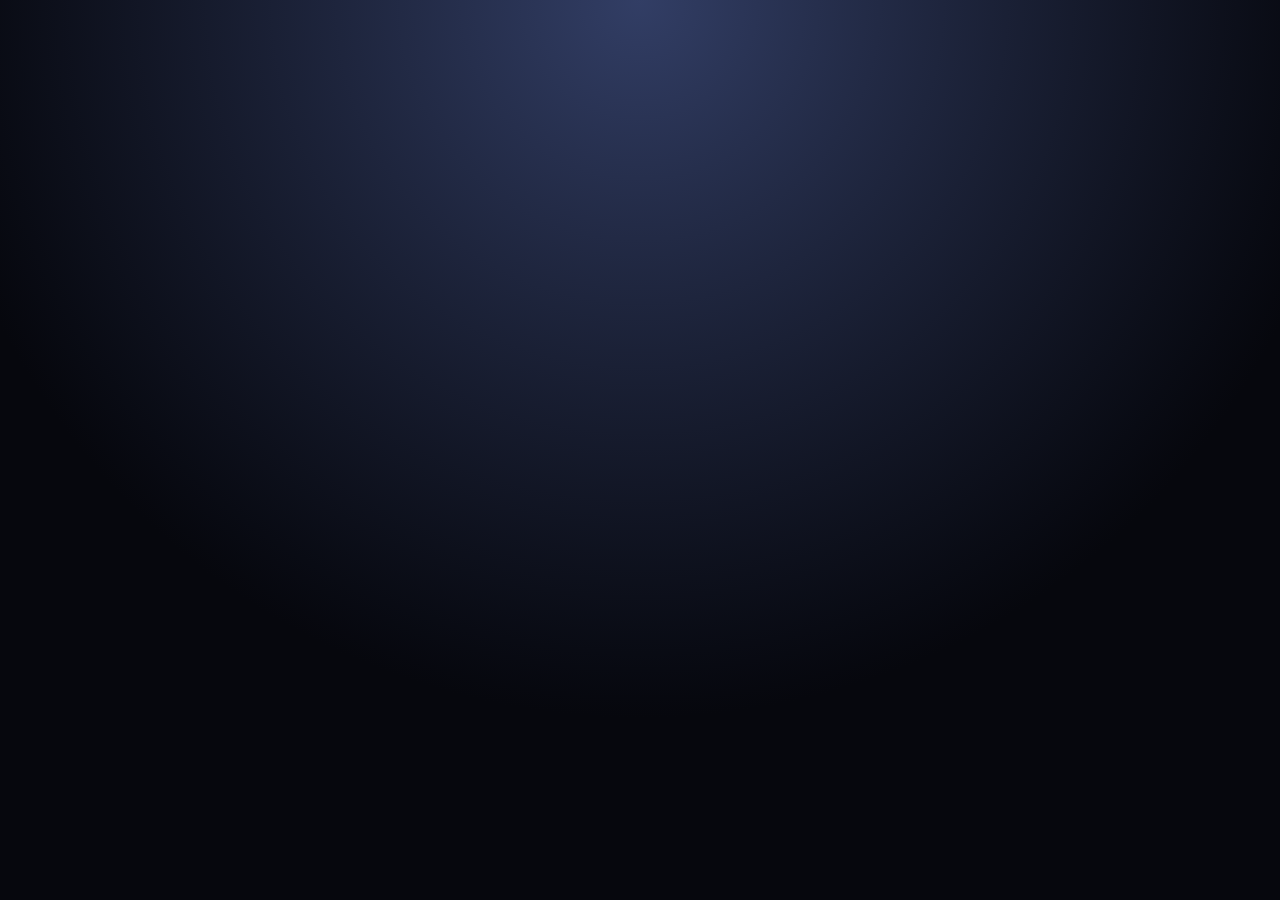
<file: alert.html>
<!doctype html>
<html lang="en">
<head>
  <meta charset="utf-8">
  <meta name="viewport" content="width=device-width, initial-scale=1">
  <title>⏰ Reminder · DevTab</title>
  <meta name="color-scheme" content="dark">
  <link rel="icon" href="icons/icon48.png">
  <link rel="stylesheet" href="css/alert.css">
</head>
<body class="al-page">
  <main id="root"></main>
  <script type="module" src="js/alert.js"></script>
</body>
</html>
</file>
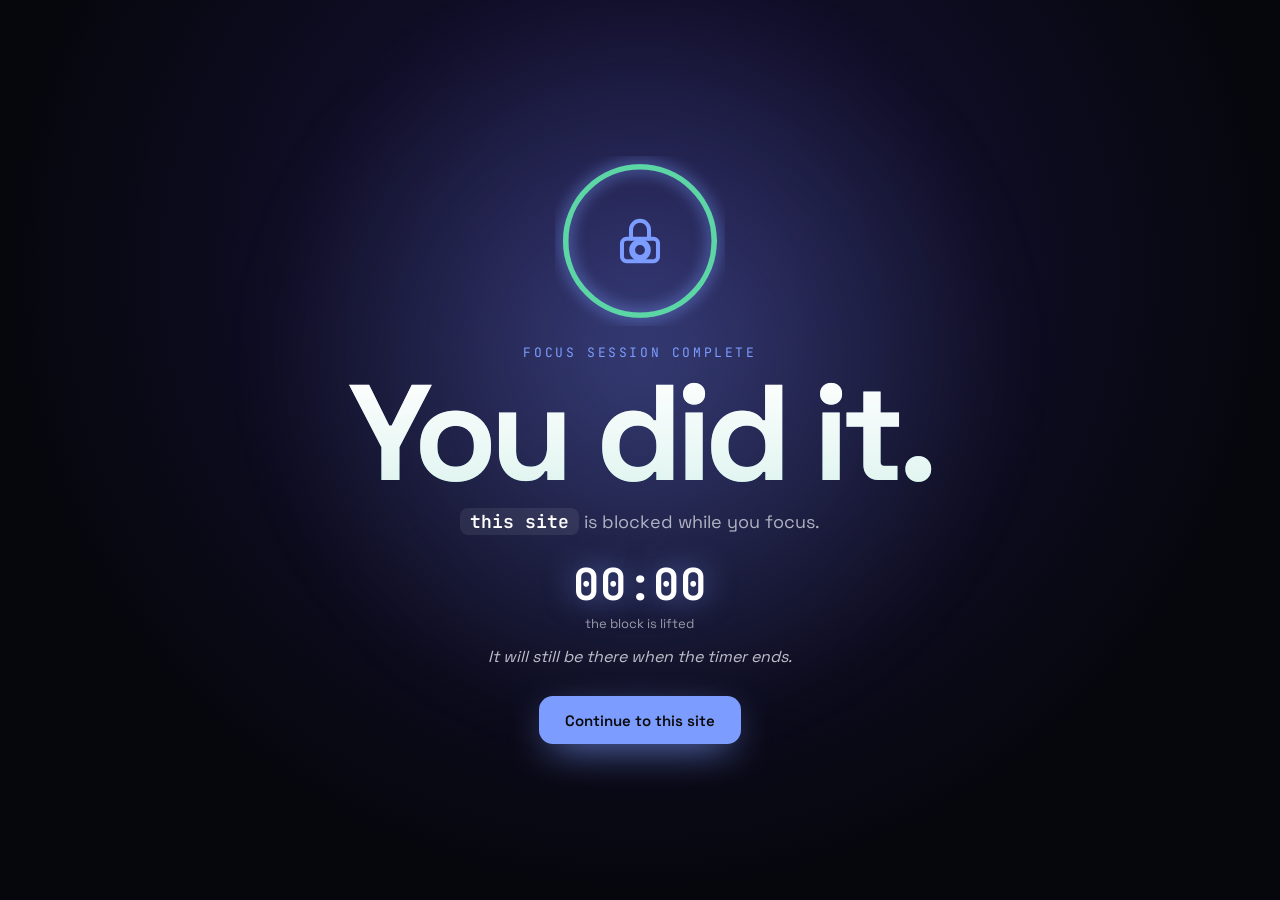
<file: blocked.html>
<!doctype html>
<html lang="en">
<head>
  <meta charset="utf-8">
  <meta name="viewport" content="width=device-width, initial-scale=1">
  <title>Blocked · focus mode</title>
  <link rel="icon" href="icons/icon48.png">
  <link rel="stylesheet" href="css/blocked.css">
</head>
<body data-mode="dev">
  <canvas id="rain" aria-hidden="true"></canvas>
  <div class="glow" aria-hidden="true"></div>
  <main class="wall">
    <div class="ring" aria-hidden="true">
      <svg viewBox="0 0 220 220"><circle class="ring__bg" cx="110" cy="110" r="96"/><circle class="ring__fg" id="ringFg" cx="110" cy="110" r="96"/></svg>
      <span class="ring__lock" id="lock"></span>
    </div>
    <p class="kicker" id="kicker">Focus mode</p>
    <h1 class="title" id="title" data-text="Not now.">Not now.</h1>
    <p class="host" id="host"></p>
    <div class="left"><b id="left">--:--</b><span id="leftLbl">left in this session</span></div>
    <pre class="term" id="term" hidden></pre>
    <p class="line" id="line"></p>
    <div class="acts">
      <button type="button" class="b b--main" id="back">Back to work</button>
      <button type="button" class="b b--hold" id="end"><span class="b__fill"></span><span class="b__t">Hold to end focus</span></button>
    </div>
  </main>
  <script type="module" src="js/blocked.js"></script>
</body>
</html>
</file>
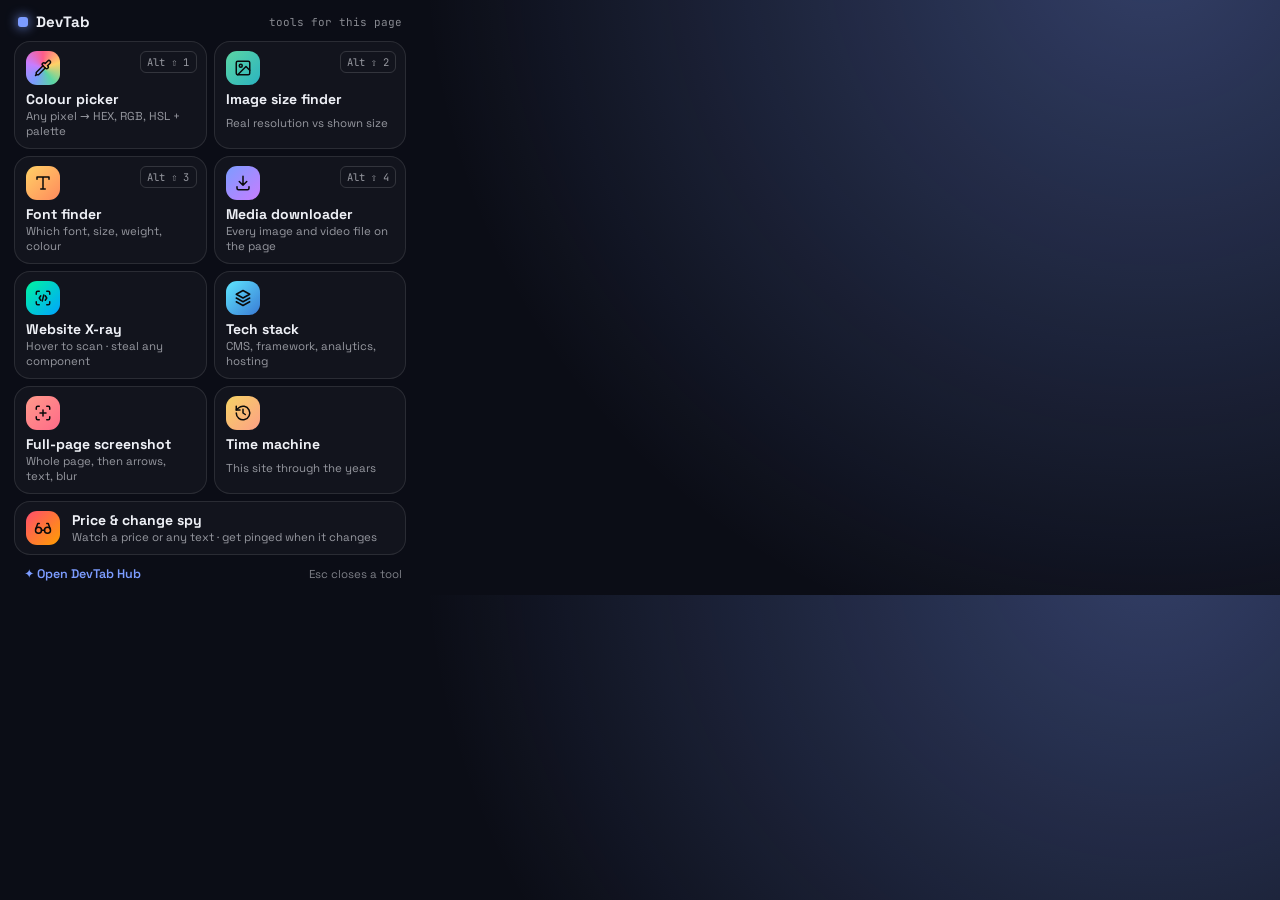
<file: popup.html>
<!doctype html>
<html lang="en">
<head>
  <meta charset="utf-8">
  <title>DevTab tools</title>
  <link rel="stylesheet" href="css/popup.css">
</head>
<body data-mode="dev">
  <header class="top"><span class="mark"></span><b>DevTab</b><span class="sub" id="sub">tools for this page</span></header>
  <div class="focus" id="focus" hidden></div>
  <main class="tools">
    <button type="button" class="tool" data-tool="color">
      <span class="ic ic--c"><svg viewBox="0 0 24 24" fill="none" stroke="currentColor" stroke-width="2" stroke-linecap="round" stroke-linejoin="round"><path d="m2 22 1-1h3l9-9"/><path d="M3 21v-3l9-9"/><path d="m15 6 3.4-3.4a2.1 2.1 0 1 1 3 3L18 9l.4.4a2.1 2.1 0 1 1-3 3l-3.8-3.8a2.1 2.1 0 1 1 3-3Z"/></svg></span>
      <span class="tx"><b>Colour picker</b><small>Any pixel → HEX, RGB, HSL + palette</small></span><kbd>Alt ⇧ 1</kbd>
    </button>
    <button type="button" class="tool" data-tool="images">
      <span class="ic ic--i"><svg viewBox="0 0 24 24" fill="none" stroke="currentColor" stroke-width="2" stroke-linecap="round" stroke-linejoin="round"><rect x="3" y="3" width="18" height="18" rx="2"/><circle cx="9" cy="9" r="2"/><path d="m21 15-5-5L5 21"/></svg></span>
      <span class="tx"><b>Image size finder</b><small>Real resolution vs shown size</small></span><kbd>Alt ⇧ 2</kbd>
    </button>
    <button type="button" class="tool" data-tool="fonts">
      <span class="ic ic--f"><svg viewBox="0 0 24 24" fill="none" stroke="currentColor" stroke-width="2" stroke-linecap="round" stroke-linejoin="round"><path d="M4 7V4h16v3M9 20h6M12 4v16"/></svg></span>
      <span class="tx"><b>Font finder</b><small>Which font, size, weight, colour</small></span><kbd>Alt ⇧ 3</kbd>
    </button>
    <button type="button" class="tool" data-tool="media">
      <span class="ic ic--m"><svg viewBox="0 0 24 24" fill="none" stroke="currentColor" stroke-width="2" stroke-linecap="round" stroke-linejoin="round"><path d="M12 3v12M7 10l5 5 5-5"/><path d="M4 17v2a2 2 0 0 0 2 2h12a2 2 0 0 0 2-2v-2"/></svg></span>
      <span class="tx"><b>Media downloader</b><small>Every image and video file on the page</small></span><kbd>Alt ⇧ 4</kbd>
    </button>
    <button type="button" class="tool" data-tool="xray">
      <span class="ic ic--x"><svg viewBox="0 0 24 24" fill="none" stroke="currentColor" stroke-width="2" stroke-linecap="round" stroke-linejoin="round"><path d="M3 7V5a2 2 0 0 1 2-2h2M17 3h2a2 2 0 0 1 2 2v2M21 17v2a2 2 0 0 1-2 2h-2M7 21H5a2 2 0 0 1-2-2v-2"/><path d="m9 9-2 3 2 3M15 9l2 3-2 3M13 8l-2 8"/></svg></span>
      <span class="tx"><b>Website X-ray</b><small>Hover to scan · steal any component</small></span>
    </button>
    <button type="button" class="tool" data-tool="stack">
      <span class="ic ic--s"><svg viewBox="0 0 24 24" fill="none" stroke="currentColor" stroke-width="2" stroke-linecap="round" stroke-linejoin="round"><path d="m12 2 9 5-9 5-9-5Z"/><path d="m3 12 9 5 9-5M3 17l9 5 9-5"/></svg></span>
      <span class="tx"><b>Tech stack</b><small>CMS, framework, analytics, hosting</small></span>
    </button>
    <button type="button" class="tool" data-tool="shot">
      <span class="ic ic--p"><svg viewBox="0 0 24 24" fill="none" stroke="currentColor" stroke-width="2" stroke-linecap="round" stroke-linejoin="round"><path d="M3 7V5a2 2 0 0 1 2-2h2M17 3h2a2 2 0 0 1 2 2v2M21 17v2a2 2 0 0 1-2 2h-2M7 21H5a2 2 0 0 1-2-2v-2"/><path d="M8 12h8M12 8v8"/></svg></span>
      <span class="tx"><b>Full-page screenshot</b><small>Whole page, then arrows, text, blur</small></span>
    </button>
    <button type="button" class="tool" data-tool="time">
      <span class="ic ic--t"><svg viewBox="0 0 24 24" fill="none" stroke="currentColor" stroke-width="2" stroke-linecap="round" stroke-linejoin="round"><path d="M3 12a9 9 0 1 0 3-6.7L3 8"/><path d="M3 3v5h5M12 7v5l3 2"/></svg></span>
      <span class="tx"><b>Time machine</b><small>This site through the years</small></span>
    </button>
    <button type="button" class="tool tool--wide" data-tool="spy">
      <span class="ic ic--y"><svg viewBox="0 0 24 24" fill="none" stroke="currentColor" stroke-width="2" stroke-linecap="round" stroke-linejoin="round"><circle cx="6" cy="15" r="4"/><circle cx="18" cy="15" r="4"/><path d="M10 15h4M2.5 13 5 6h2M21.5 13 19 6h-2"/></svg></span>
      <span class="tx"><b>Price &amp; change spy</b><small>Watch a price or any text · get pinged when it changes</small></span>
    </button>
  </main>
  <p class="err" id="err" hidden></p>
  <footer class="foot"><button type="button" id="hub">✦ Open DevTab Hub</button><span>Esc closes a tool</span></footer>
  <script type="module" src="js/popup.js"></script>
</body>
</html>
</file>
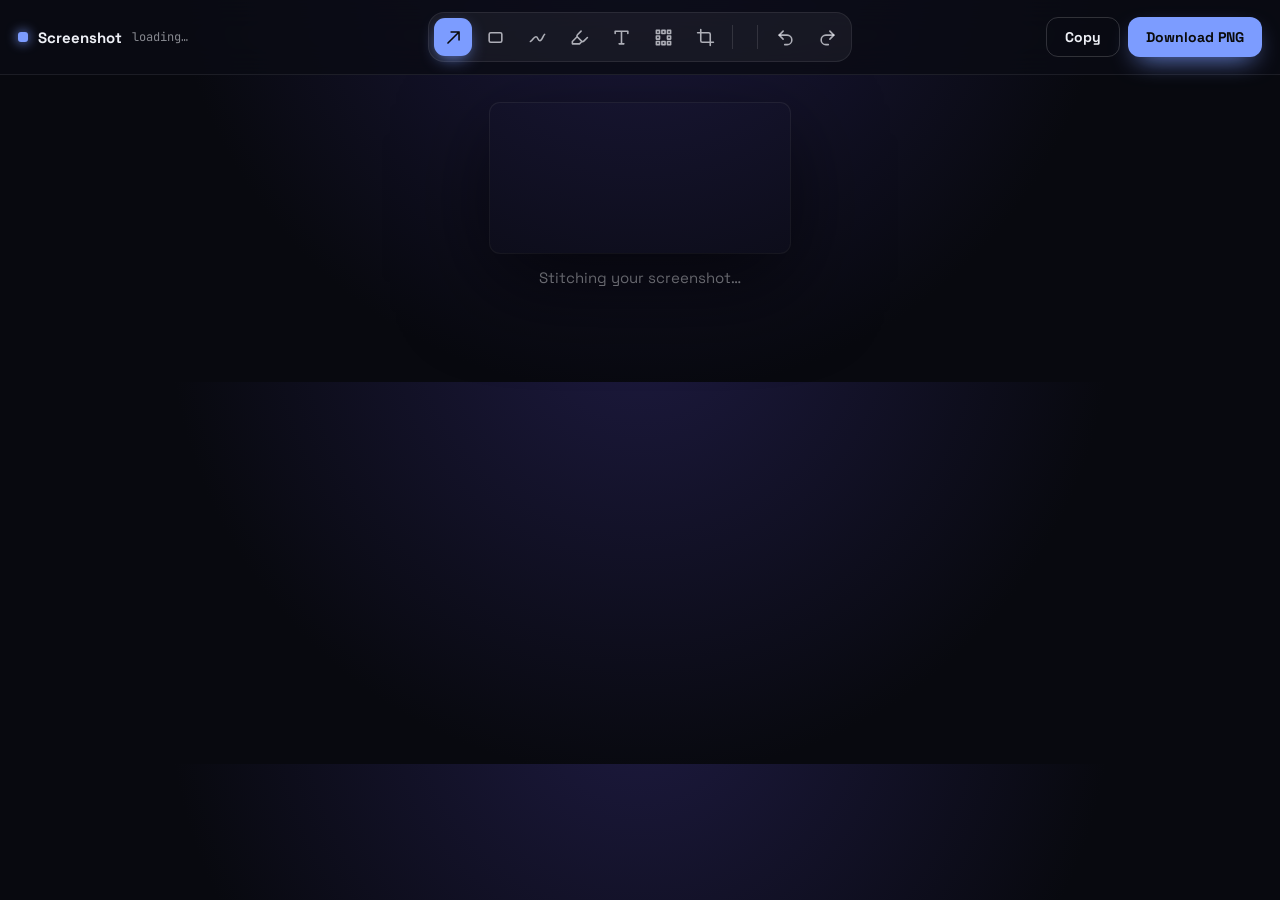
<file: shot.html>
<!doctype html>
<html lang="en">
<head>
  <meta charset="utf-8">
  <meta name="viewport" content="width=device-width, initial-scale=1">
  <title>Screenshot · DevTab</title>
  <link rel="icon" href="icons/icon48.png">
  <link rel="stylesheet" href="css/shot.css">
</head>
<body>
  <header class="top">
    <div class="brand"><span class="mark"></span><b>Screenshot</b><span id="meta">loading…</span></div>
    <nav class="tools" id="tools" aria-label="Annotation tools">
      <button type="button" data-tool="arrow" aria-pressed="true" title="Arrow (A)"><svg viewBox="0 0 24 24"><path d="M5 19 19 5M9 5h10v10"/></svg></button>
      <button type="button" data-tool="rect" title="Box (R)"><svg viewBox="0 0 24 24"><rect x="4" y="6" width="16" height="12" rx="2"/></svg></button>
      <button type="button" data-tool="pen" title="Pen (P)"><svg viewBox="0 0 24 24"><path d="M3 17c3-1 4-6 7-6s2 5 5 5 4-7 6-8"/></svg></button>
      <button type="button" data-tool="mark" title="Highlighter (H)"><svg viewBox="0 0 24 24"><path d="m9 11-6 6v3h9l3-3M22 12l-4.6 4.6a2 2 0 0 1-2.8 0l-5.2-5.2a2 2 0 0 1 0-2.8L14 4"/></svg></button>
      <button type="button" data-tool="text" title="Text (T)"><svg viewBox="0 0 24 24"><path d="M4 7V4h16v3M9 20h6M12 4v16"/></svg></button>
      <button type="button" data-tool="blur" title="Blur private info (B)"><svg viewBox="0 0 24 24"><path d="M3 3h4v4H3zM10 3h4v4h-4zM17 3h4v4h-4zM3 10h4v4H3zM17 10h4v4h-4zM3 17h4v4H3zM10 17h4v4h-4zM17 17h4v4h-4z"/></svg></button>
      <button type="button" data-tool="crop" title="Crop (C)"><svg viewBox="0 0 24 24"><path d="M6 2v14a2 2 0 0 0 2 2h14M18 22V8a2 2 0 0 0-2-2H2"/></svg></button>
      <span class="sep"></span>
      <span class="colors" id="colors"></span>
      <span class="sep"></span>
      <button type="button" id="undo" title="Undo (Ctrl+Z)"><svg viewBox="0 0 24 24"><path d="M9 14 4 9l5-5"/><path d="M4 9h10a6 6 0 0 1 0 12h-3"/></svg></button>
      <button type="button" id="redo" title="Redo (Ctrl+Y)"><svg viewBox="0 0 24 24"><path d="m15 14 5-5-5-5"/><path d="M20 9H10a6 6 0 0 0 0 12h3"/></svg></button>
    </nav>
    <div class="acts"><button type="button" class="btn btn--ghost" id="copy">Copy</button><button type="button" class="btn" id="save">Download PNG</button></div>
  </header>
  <main class="stage" id="stage">
    <div class="paper" id="paper"><canvas id="cv"></canvas><div class="croprect" id="croprect" hidden><button type="button" id="cropOk">Crop</button></div></div>
    <p class="loading" id="loading">Stitching your screenshot…</p>
  </main>
  <div class="toast" id="toast"></div>
  <script type="module" src="js/shot.js"></script>
</body>
</html>
</file>
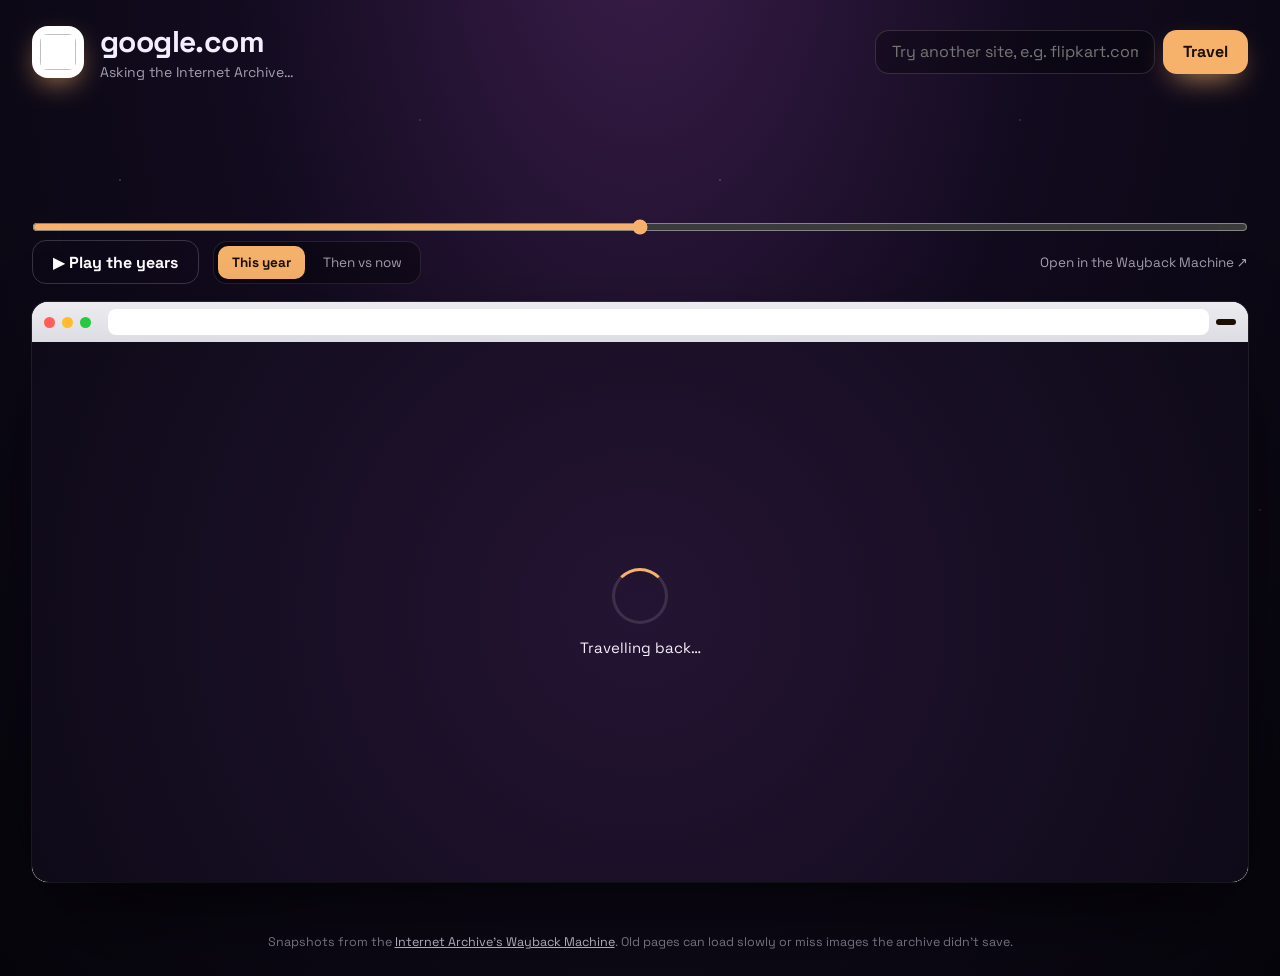
<file: time.html>
<!doctype html>
<html lang="en">
<head>
  <meta charset="utf-8">
  <meta name="viewport" content="width=device-width, initial-scale=1">
  <title>Time machine · DevTab</title>
  <link rel="icon" href="icons/icon48.png">
  <link rel="stylesheet" href="css/time.css">
</head>
<body data-mode="dev">
  <div class="stars" aria-hidden="true"></div>
  <header class="hd">
    <div class="site"><img id="fav" alt=""><div><h1 id="host">…</h1><p id="born">Asking the Internet Archive…</p></div></div>
    <form class="go" id="go"><input id="other" placeholder="Try another site, e.g. flipkart.com" spellcheck="false" autocomplete="off"><button class="btn">Travel</button></form>
  </header>

  <section class="tl" aria-label="Years">
    <div class="tl__bars" id="bars"></div>
    <input type="range" id="year" min="1996" max="2026" step="1" aria-label="Year">
    <div class="tl__ctl">
      <button type="button" class="btn btn--ghost" id="play">▶ Play the years</button>
      <div class="seg"><button type="button" data-view="one" aria-pressed="true">This year</button><button type="button" data-view="vs" aria-pressed="false">Then vs now</button></div>
      <a class="lnk" id="wb" target="_blank" rel="noopener">Open in the Wayback Machine ↗</a>
    </div>
  </section>

  <main class="stage" id="stage">
    <div class="frame" id="f1">
      <div class="bar"><i></i><i></i><i></i><span class="addr" id="a1"></span><b class="yr" id="y1"></b></div>
      <div class="view"><iframe id="i1" referrerpolicy="no-referrer" sandbox="allow-scripts allow-same-origin allow-popups allow-popups-to-escape-sandbox" title="The site in the chosen year"></iframe><div class="msg" id="m1" hidden></div><div class="load" id="l1"><span></span>Travelling back…</div></div>
    </div>
    <div class="frame" id="f2" hidden>
      <div class="bar"><i></i><i></i><i></i><span class="addr" id="a2"></span><b class="yr is-now" id="y2"></b></div>
      <div class="view"><iframe id="i2" referrerpolicy="no-referrer" sandbox="allow-scripts allow-same-origin allow-popups allow-popups-to-escape-sandbox" title="The site most recently"></iframe><div class="load" id="l2"><span></span>Loading…</div></div>
    </div>
  </main>
  <p class="fact" id="fact"></p>
  <footer class="ft">Snapshots from the <a href="https://web.archive.org" target="_blank" rel="noopener">Internet Archive's Wayback Machine</a>. Old pages can load slowly or miss images the archive didn't save.</footer>
  <script type="module" src="js/time.js"></script>
</body>
</html>
</file>
<file: css/alert.css>
/* The reminder card. Used by alert.html (its own window) and by the in-page alert on the web demo. */
@font-face { font-family: "Space Grotesk"; src: url(../fonts/space-grotesk.woff2) format("woff2"); font-weight: 300 700; font-display: swap; }
@font-face { font-family: "JetBrains Mono"; src: url(../fonts/jetbrains-mono.woff2) format("woff2"); font-weight: 400 800; font-display: swap; }

body.al-page {
  --accent: #7c9cff;
  margin: 0; min-height: 100vh; display: grid; place-items: center; padding: 16px; box-sizing: border-box;
  color: #eef0f6; font-family: "Space Grotesk", system-ui, sans-serif; -webkit-font-smoothing: antialiased;
  background: radial-gradient(circle at 50% 0%, color-mix(in srgb, var(--accent) 35%, #0a0b12), #06070d 65%);
}
body.al-page[data-mode="hacker"] { background: radial-gradient(circle at 50% 0%, color-mix(in srgb, var(--accent) 18%, #000), #000 60%); }
body.al-page #root { width: 100%; max-width: 400px; }

.al { --al-accent: var(--accent, #7c9cff); display: grid; justify-items: center; text-align: center; gap: 0; width: 100%; color: #eef0f6; font-family: "Space Grotesk", system-ui, sans-serif; }
.al *, .al *::before { box-sizing: border-box; }
.al button, .al input { font: inherit; color: inherit; }
.al__ring { width: 76px; height: 76px; border-radius: 50%; display: grid; place-items: center; color: #0a0a0a; background: var(--al-accent); box-shadow: 0 0 0 10px color-mix(in srgb, var(--al-accent) 18%, transparent), 0 0 50px color-mix(in srgb, var(--al-accent) 60%, transparent); animation: al-pulse 1.2s ease-in-out infinite; }
.al__ring svg { width: 34px; height: 34px; transform-origin: 50% 10%; animation: al-shake 1.2s ease-in-out infinite; }
@keyframes al-shake { 0%, 50%, 100% { transform: rotate(0); } 10%, 30% { transform: rotate(16deg); } 20%, 40% { transform: rotate(-16deg); } }
@keyframes al-pulse { 50% { box-shadow: 0 0 0 18px color-mix(in srgb, var(--al-accent) 8%, transparent), 0 0 70px color-mix(in srgb, var(--al-accent) 70%, transparent); } }
.al__k { margin: 18px 0 4px; font-family: "JetBrains Mono", monospace; font-size: 12px; letter-spacing: .1em; text-transform: uppercase; color: var(--al-accent); }
.al__k--sm { margin-top: 22px; color: rgba(238, 240, 246, .6); }
.al__t { margin: 4px 0 6px; font-size: clamp(22px, 6vw, 30px); line-height: 1.15; letter-spacing: -.02em; font-weight: 700; overflow-wrap: anywhere; }
.al__d { margin: 0; font-size: 14px; color: rgba(238, 240, 246, .65); }
.al__main { display: grid; gap: 8px; width: 100%; margin-top: 22px; }
.al__btn { height: 52px; border-radius: 14px; border: 1px solid rgba(255, 255, 255, .16); background: rgba(255, 255, 255, .06); font-size: 16px; font-weight: 600; cursor: pointer; transition: transform .1s, background .2s; }
.al__btn:hover { background: rgba(255, 255, 255, .12); }
.al__btn:active { transform: scale(.98); }
.al__btn--go { background: var(--al-accent); border-color: var(--al-accent); color: #0a0a0a; box-shadow: 0 10px 30px -10px var(--al-accent); }
.al__btn--go:hover { background: color-mix(in srgb, var(--al-accent) 85%, #fff); }
.al__snz { display: flex; flex-wrap: wrap; justify-content: center; gap: 6px; margin-top: 8px; }
.al__snz button { padding: 8px 12px; border-radius: 999px; border: 1px solid rgba(255, 255, 255, .16); background: rgba(255, 255, 255, .04); font-size: 13.5px; cursor: pointer; }
.al__snz button:hover { border-color: var(--al-accent); color: var(--al-accent); }
.al__custom { display: flex; align-items: center; gap: 8px; margin-top: 10px; }
.al__custom input { width: 92px; height: 38px; padding: 0 10px; border-radius: 10px; border: 1px solid rgba(255, 255, 255, .16); background: rgba(0, 0, 0, .3); outline: 0; text-align: center; }
.al__custom input:focus { border-color: var(--al-accent); }
.al__custom span { font-size: 13px; color: rgba(238, 240, 246, .6); }
.al__custom button { height: 38px; padding: 0 14px; border-radius: 10px; border: 0; background: rgba(255, 255, 255, .12); font-weight: 600; cursor: pointer; }
.al__foot { margin: 18px 0 0; font-size: 12px; color: rgba(238, 240, 246, .45); }
.al button:disabled { opacity: .5; cursor: default; }

.al--hacker, .al--hacker .al__t, .al--hacker .al__d { font-family: "JetBrains Mono", monospace; }
.al--hacker .al__t { color: var(--al-accent); text-shadow: 0 0 14px color-mix(in srgb, var(--al-accent) 60%, transparent); font-size: clamp(20px, 5.4vw, 26px); }
.al--hacker .al__ring { border-radius: 4px; }
.al--hacker .al__btn, .al--hacker .al__snz button, .al--hacker .al__custom input, .al--hacker .al__custom button { border-radius: 2px; }

/* in-page version (web demo) */
.al-modal { position: fixed; inset: 0; z-index: 70; display: grid; place-items: center; padding: 20px; background: rgba(0, 0, 0, .6); backdrop-filter: blur(10px); -webkit-backdrop-filter: blur(10px); }
.al-modal__box { position: relative; width: min(420px, 100%); padding: 30px 24px 22px; border-radius: 24px; background: rgba(12, 14, 22, .92); border: 1px solid rgba(255, 255, 255, .12); box-shadow: 0 30px 90px rgba(0, 0, 0, .7); }
.al-modal__x { position: absolute; top: 12px; right: 12px; width: 32px; height: 32px; border-radius: 50%; border: 0; background: rgba(255, 255, 255, .08); color: #fff; cursor: pointer; font-size: 18px; }
@media (prefers-reduced-motion: reduce) { .al__ring, .al__ring svg { animation: none; } }
</file>
<file: css/blocked.css>
@font-face { font-family: "Space Grotesk"; src: url(../fonts/space-grotesk.woff2) format("woff2"); font-weight: 300 700; }
@font-face { font-family: "JetBrains Mono"; src: url(../fonts/jetbrains-mono.woff2) format("woff2"); font-weight: 400 800; }
:root { color-scheme: dark; }
* { box-sizing: border-box; }
body { --accent: #7c9cff; --mono: "JetBrains Mono", ui-monospace, Consolas, monospace; margin: 0; min-height: 100vh; overflow: hidden; display: grid; place-items: center; background: radial-gradient(ellipse at 50% 30%, #1a1440, #06070d 70%); color: #eef0f6; font-family: "Space Grotesk", system-ui, sans-serif; -webkit-font-smoothing: antialiased; }
button { font: inherit; color: inherit; border: 0; background: none; cursor: pointer; }
#rain { position: fixed; inset: 0; width: 100%; height: 100%; opacity: 0; }
.glow { position: fixed; left: 50%; top: 40%; width: 900px; height: 900px; transform: translate(-50%, -50%); background: radial-gradient(circle, color-mix(in srgb, var(--accent) 30%, transparent), transparent 60%); filter: blur(30px); animation: breathe 6s ease-in-out infinite; pointer-events: none; }
@keyframes breathe { 50% { transform: translate(-50%, -50%) scale(1.12); opacity: .7; } }
.wall { position: relative; z-index: 1; display: grid; justify-items: center; text-align: center; padding: 24px; max-width: 760px; }
.ring { position: relative; width: 170px; height: 170px; margin-bottom: 18px; }
.ring svg { width: 100%; height: 100%; transform: rotate(-90deg); }
.ring circle { fill: none; stroke-width: 7; }
.ring__bg { stroke: rgba(255, 255, 255, .08); }
.ring__fg { stroke: var(--accent); stroke-linecap: round; stroke-dasharray: 603; filter: drop-shadow(0 0 10px var(--accent)); transition: stroke-dashoffset 1s linear; }
.ring__lock { position: absolute; inset: 0; display: grid; place-items: center; color: var(--accent); animation: pulse 2.4s ease-in-out infinite; }
.ring__lock svg { width: 54px; height: 54px; transform: none; }
@keyframes pulse { 50% { transform: scale(1.08); filter: drop-shadow(0 0 16px var(--accent)); } }
.kicker { margin: 0; font-family: var(--mono); font-size: 13px; letter-spacing: .2em; text-transform: uppercase; color: var(--accent); }
.title { position: relative; margin: 8px 0 6px; font-size: clamp(64px, 11vw, 136px); line-height: .95; letter-spacing: -.05em; font-weight: 700; background: linear-gradient(180deg, #fff 35%, color-mix(in srgb, var(--accent) 60%, #fff)); -webkit-background-clip: text; background-clip: text; color: transparent; }
.title::before, .title::after { content: attr(data-text); position: absolute; inset: 0; -webkit-text-fill-color: currentColor; pointer-events: none; }
.title::before { color: #ff2a6d; animation: glitch 3s infinite steps(1); mix-blend-mode: screen; opacity: .8; }
.title::after { color: #05d9e8; animation: glitch 2.6s infinite reverse steps(1); mix-blend-mode: screen; opacity: .8; }
@keyframes glitch { 0%, 86%, 100% { clip-path: inset(0 0 100% 0); transform: none; } 88% { clip-path: inset(15% 0 60% 0); transform: translate(-6px, 2px); } 91% { clip-path: inset(55% 0 20% 0); transform: translate(6px, -2px); } 94% { clip-path: inset(35% 0 40% 0); transform: translate(-3px, 0); } 96% { clip-path: inset(0 0 100% 0); } }
.host { margin: 6px 0 22px; font-size: 18px; color: rgba(238, 240, 246, .7); }
.host b { color: #fff; font-family: var(--mono); font-weight: 600; padding: 2px 10px; border-radius: 8px; background: rgba(255, 255, 255, .08); }
.left { display: grid; gap: 2px; margin-bottom: 14px; }
.left b { font-family: var(--mono); font-size: 44px; letter-spacing: .02em; color: #fff; text-shadow: 0 0 30px color-mix(in srgb, var(--accent) 60%, transparent); }
.left span { font-size: 13px; color: rgba(238, 240, 246, .6); }
.line { min-height: 24px; margin: 0 0 26px; font-size: 16px; color: rgba(238, 240, 246, .78); font-style: italic; transition: opacity .4s; }
.acts { display: flex; flex-wrap: wrap; justify-content: center; gap: 12px; }
.b { position: relative; overflow: hidden; height: 48px; padding: 0 26px; border-radius: 14px; font-weight: 600; font-size: 15px; }
.b--main { background: var(--accent); color: #0a0a0a; box-shadow: 0 12px 40px -12px var(--accent); }
.b--main:hover { filter: brightness(1.1); }
.b--hold { border: 1px solid rgba(255, 255, 255, .16); color: rgba(238, 240, 246, .75); }
.b__fill { position: absolute; inset: 0; width: 0; background: rgba(255, 90, 90, .28); }
.b__t { position: relative; }
.b--hold.is-holding .b__fill { width: 100%; transition: width 2.5s linear; }
.term { width: min(620px, 100%); margin: 0 0 18px; padding: 16px 18px; text-align: left; font-family: var(--mono); font-size: 13.5px; line-height: 1.7; white-space: pre-wrap; border: 1px solid color-mix(in srgb, var(--accent) 40%, transparent); background: rgba(0, 0, 0, .7); color: var(--accent); }
.term::after { content: "▋"; animation: blink 1s steps(1) infinite; }
@keyframes blink { 50% { opacity: 0; } }
body.is-done .ring__fg { stroke: #5bd6a4; }
body.is-done .title { background: linear-gradient(180deg, #fff, #5bd6a4); -webkit-background-clip: text; background-clip: text; }

/* Hacker look */
body[data-mode="hacker"] { background: #000; font-family: var(--mono); }
body[data-mode="hacker"] #rain { opacity: .55; }
body[data-mode="hacker"] .glow { background: radial-gradient(circle, rgba(255, 40, 70, .22), transparent 60%); }
body[data-mode="hacker"] .wall::before { content: ""; position: fixed; inset: 0; z-index: -1; background: repeating-linear-gradient(0deg, rgba(0, 0, 0, .35) 0 1px, transparent 1px 3px); pointer-events: none; }
body[data-mode="hacker"] .title { font-family: var(--mono); font-size: clamp(44px, 9vw, 110px); letter-spacing: -.02em; background: none; color: #ff2a4d; -webkit-text-fill-color: #ff2a4d; text-shadow: 0 0 24px rgba(255, 42, 77, .8), 0 0 2px #fff; }
body[data-mode="hacker"] .ring__fg { stroke: #ff2a4d; filter: drop-shadow(0 0 10px #ff2a4d); }
body[data-mode="hacker"] .ring__lock { color: #ff2a4d; }
body[data-mode="hacker"] .kicker { color: #ff2a4d; }
body[data-mode="hacker"] .host b, body[data-mode="hacker"] .b { border-radius: 2px; }
body[data-mode="hacker"] .left b { color: var(--accent); text-shadow: 0 0 20px var(--accent); }
body[data-mode="hacker"] .b--main { background: var(--accent); }
body[data-mode="hacker"] .line { color: var(--accent); font-style: normal; }
@media (prefers-reduced-motion: reduce) { *, *::before, *::after { animation: none !important; transition: none !important; } }
</file>
<file: css/popup.css>
@font-face { font-family: "Space Grotesk"; src: url(../fonts/space-grotesk.woff2) format("woff2"); font-weight: 300 700; }
@font-face { font-family: "JetBrains Mono"; src: url(../fonts/jetbrains-mono.woff2) format("woff2"); font-weight: 400 800; }
:root { color-scheme: dark; }
* { box-sizing: border-box; }
[hidden] { display: none !important; }
body { --a: #7c9cff; --mono: "JetBrains Mono", Consolas, monospace; width: 420px; margin: 0; padding: 12px 14px; background: radial-gradient(circle at 90% -10%, color-mix(in srgb, var(--a) 35%, transparent), transparent 55%), #0b0d16; color: #eef0f6; font-family: "Space Grotesk", system-ui, sans-serif; }
button { font: inherit; color: inherit; background: none; border: 0; cursor: pointer; }
.top { display: flex; align-items: center; gap: 8px; padding: 0 4px 10px; }
.mark { width: 10px; height: 10px; border-radius: 3px; background: var(--a); box-shadow: 0 0 12px var(--a); }
.top b { font-size: 15px; } .sub { margin-left: auto; font: 11px var(--mono); color: rgba(238, 240, 246, .55); }
.tools { display: grid; gap: 7px; }
.tool { display: flex; align-items: center; gap: 12px; padding: 12px; border-radius: 16px; border: 1px solid rgba(255, 255, 255, .1); background: rgba(255, 255, 255, .03); text-align: left; transition: border-color .2s, transform .15s, background .2s; }
.tool:hover { border-color: var(--a); background: color-mix(in srgb, var(--a) 12%, transparent); transform: translateY(-1px); }
.ic { width: 42px; height: 42px; flex: none; display: grid; place-items: center; border-radius: 13px; color: #0a0a0a; }
.ic svg { width: 21px; height: 21px; }
.ic--c { background: conic-gradient(#ff5c8a, #ffd166, #5bd6a4, #7c9cff, #c77dff, #ff5c8a); }
.ic--i { background: linear-gradient(135deg, #5bd6a4, #2bb3c0); }
.ic--f { background: linear-gradient(135deg, #ffd166, #ff8a5c); }
.ic--m { background: linear-gradient(135deg, #7c9cff, #c77dff); }
.ic--s { background: linear-gradient(135deg, #5ee6ff, #3a7bd5); }
.ic--p { background: linear-gradient(135deg, #ff9a8b, #ff6a88); }
.ic--t { background: linear-gradient(135deg, #f6d365, #fda085); }
.ic--x { background: linear-gradient(135deg, #00f5a0, #00a3ff); }
.ic--y { background: linear-gradient(135deg, #ff4d6d, #ff9e00); }
.tools { grid-template-columns: 1fr 1fr; }
.tool { flex-direction: column; align-items: flex-start; gap: 5px; padding: 9px 11px; }
.tool kbd { position: absolute; top: 9px; right: 9px; }
.tools .ic { width: 34px; height: 34px; border-radius: 11px; } .tools .ic svg { width: 18px; height: 18px; }
.tools .tx small { display: -webkit-box; -webkit-line-clamp: 2; -webkit-box-orient: vertical; overflow: hidden; }
.tool--wide { grid-column: 1 / -1; flex-direction: row; align-items: center; gap: 12px; }
.tool--wide .tx small { -webkit-line-clamp: 1; }
.tool { position: relative; }
.tx small { line-height: 1.3; }
.tx { flex: 1; display: grid; gap: 1px; min-width: 0; }
.tx b { font-size: 14px; } .tx small { font-size: 11.5px; color: rgba(238, 240, 246, .6); }
kbd { font: 10.5px var(--mono); padding: 3px 6px; border-radius: 6px; border: 1px solid rgba(255, 255, 255, .14); color: rgba(238, 240, 246, .6); white-space: nowrap; }
.focus { display: flex; align-items: center; gap: 8px; margin-bottom: 10px; padding: 10px 12px; border-radius: 14px; background: color-mix(in srgb, var(--a) 16%, transparent); font-size: 13px; }
.focus b { font-family: var(--mono); margin-left: auto; }
.err { margin: 10px 2px 0; padding: 10px 12px; border-radius: 12px; background: rgba(255, 138, 128, .12); color: #ffb4ab; font-size: 12.5px; line-height: 1.45; }
.foot { display: flex; align-items: center; justify-content: space-between; margin-top: 10px; padding: 0 4px; font-size: 11.5px; color: rgba(238, 240, 246, .5); }
.foot button { color: var(--a); font-weight: 600; font-size: 12.5px; }
body[data-mode="hacker"] { background: #000; font-family: var(--mono); }
body[data-mode="hacker"] .tool, body[data-mode="hacker"] .ic, body[data-mode="hacker"] .focus, body[data-mode="hacker"] kbd, body[data-mode="hacker"] .mark { border-radius: 2px; }
body[data-mode="hacker"] .tool { border-color: color-mix(in srgb, var(--a) 30%, transparent); }
body[data-mode="hacker"] .ic { background: var(--a); }
</file>
<file: css/shot.css>
@font-face { font-family: "Space Grotesk"; src: url(../fonts/space-grotesk.woff2) format("woff2"); font-weight: 300 700; }
@font-face { font-family: "JetBrains Mono"; src: url(../fonts/jetbrains-mono.woff2) format("woff2"); font-weight: 400 800; }
:root { color-scheme: dark; --a: #7c9cff; }
* { box-sizing: border-box; }
[hidden] { display: none !important; }
body { margin: 0; background: radial-gradient(circle at 50% -20%, #1d1a40, #08090f 60%); color: #eef0f6; font-family: "Space Grotesk", system-ui, sans-serif; }
button { font: inherit; color: inherit; background: none; border: 0; cursor: pointer; }
.top { position: sticky; top: 0; z-index: 5; display: flex; align-items: center; gap: 16px; padding: 12px 18px; background: rgba(10, 11, 20, .82); border-bottom: 1px solid rgba(255, 255, 255, .08); backdrop-filter: blur(16px); }
.brand { display: flex; align-items: center; gap: 10px; min-width: 0; flex: 1; }
.brand b { font-size: 15px; } .brand span:last-child { font: 12px "JetBrains Mono", monospace; color: rgba(238, 240, 246, .55); white-space: nowrap; overflow: hidden; text-overflow: ellipsis; }
.mark { width: 10px; height: 10px; border-radius: 3px; background: var(--a); box-shadow: 0 0 12px var(--a); flex: none; }
.tools { display: flex; align-items: center; gap: 4px; padding: 5px; border-radius: 16px; background: rgba(255, 255, 255, .05); border: 1px solid rgba(255, 255, 255, .08); }
.tools button { width: 38px; height: 38px; display: grid; place-items: center; border-radius: 11px; color: rgba(238, 240, 246, .7); transition: background .15s, color .15s; }
.tools button:hover { background: rgba(255, 255, 255, .08); color: #fff; }
.tools button[aria-pressed="true"] { background: var(--a); color: #0a0a0a; box-shadow: 0 6px 18px -6px var(--a); }
.tools button:disabled { opacity: .3; cursor: default; }
.tools svg { width: 19px; height: 19px; fill: none; stroke: currentColor; stroke-width: 2; stroke-linecap: round; stroke-linejoin: round; }
.sep { width: 1px; height: 24px; margin: 0 4px; background: rgba(255, 255, 255, .12); }
.colors { display: flex; gap: 5px; padding: 0 4px; }
.colors button { width: 22px; height: 22px; border-radius: 50%; box-shadow: inset 0 0 0 2px rgba(255, 255, 255, .25); transition: transform .12s; }
.colors button[aria-pressed="true"] { transform: scale(1.18); box-shadow: 0 0 0 2px #0a0b14, 0 0 0 4px #fff; }
.acts { display: flex; gap: 8px; flex: 1; justify-content: flex-end; }
.btn { height: 40px; padding: 0 18px; border-radius: 12px; background: var(--a); color: #0a0a0a; font-weight: 700; font-size: 14px; box-shadow: 0 10px 26px -10px var(--a); }
.btn--ghost { background: none; color: #eef0f6; border: 1px solid rgba(255, 255, 255, .16); box-shadow: none; }
.stage { display: grid; justify-items: center; padding: 28px 24px 80px; }
.paper { position: relative; line-height: 0; border-radius: 10px; overflow: hidden; box-shadow: 0 30px 90px rgba(0, 0, 0, .6), 0 0 0 1px rgba(255, 255, 255, .08); }
.paper canvas { display: block; max-width: min(1400px, calc(100vw - 48px)); height: auto; cursor: crosshair; }
.croprect { position: absolute; border: 2px dashed #fff; box-shadow: 0 0 0 9999px rgba(0, 0, 0, .55); pointer-events: none; }
.croprect button { pointer-events: auto; position: absolute; right: 6px; bottom: 6px; padding: 7px 14px; border-radius: 10px; background: var(--a); color: #0a0a0a; font-weight: 700; font-size: 13px; line-height: 1; }
.loading { font-size: 15px; color: rgba(238, 240, 246, .6); }
.txt { position: absolute; z-index: 3; min-width: 40px; padding: 2px 4px; border: 1px dashed rgba(255, 255, 255, .7); background: rgba(0, 0, 0, .25); outline: 0; font: 700 22px "Space Grotesk", sans-serif; line-height: 1.2; white-space: pre; }
.toast { position: fixed; left: 50%; bottom: 26px; transform: translate(-50%, 16px); opacity: 0; padding: 10px 18px; border-radius: 999px; background: rgba(14, 16, 26, .95); border: 1px solid var(--a); font-size: 14px; transition: .2s; pointer-events: none; }
.toast.on { opacity: 1; transform: translate(-50%, 0); }
@media (max-width: 1100px) { .top { flex-wrap: wrap; } .brand { flex-basis: 100%; } }
</file>
<file: css/time.css>
@font-face { font-family: "Space Grotesk"; src: url(../fonts/space-grotesk.woff2) format("woff2"); font-weight: 300 700; }
@font-face { font-family: "JetBrains Mono"; src: url(../fonts/jetbrains-mono.woff2) format("woff2"); font-weight: 400 800; }
:root { color-scheme: dark; }
* { box-sizing: border-box; }
[hidden] { display: none !important; }
body { --a: #f6b26b; --mono: "JetBrains Mono", Consolas, monospace; margin: 0; min-height: 100vh; background: radial-gradient(ellipse at 50% -10%, #3a1d4a, #120b1f 45%, #06050b); color: #f3eefc; font-family: "Space Grotesk", system-ui, sans-serif; }
body[data-mode="hacker"] { --a: #00ff66; background: #000; font-family: var(--mono); }
button { font: inherit; color: inherit; background: none; border: 0; cursor: pointer; }
.stars { position: fixed; inset: 0; z-index: -1; background-image: radial-gradient(1px 1px at 20% 30%, #fff8, transparent), radial-gradient(1px 1px at 70% 20%, #fff6, transparent), radial-gradient(1.5px 1.5px at 40% 70%, #fff5, transparent), radial-gradient(1px 1px at 85% 60%, #fff7, transparent), radial-gradient(1px 1px at 10% 85%, #fff5, transparent); background-size: 600px 600px; animation: drift 120s linear infinite; }
@keyframes drift { to { background-position: 600px 600px; } }
.hd { display: flex; align-items: center; justify-content: space-between; gap: 20px; flex-wrap: wrap; padding: 22px 32px 8px; }
.site { display: flex; align-items: center; gap: 16px; }
.site img { width: 52px; height: 52px; padding: 8px; border-radius: 16px; background: #fff; box-shadow: 0 10px 30px -10px var(--a); }
.site h1 { margin: 0; font-size: 30px; letter-spacing: -.02em; }
.site p { margin: 2px 0 0; font-size: 14px; color: rgba(243, 238, 252, .65); }
.site p b { color: var(--a); }
.go { display: flex; gap: 8px; }
.go input { width: 280px; height: 44px; padding: 0 16px; border-radius: 14px; border: 1px solid rgba(255, 255, 255, .14); background: rgba(0, 0, 0, .3); color: #fff; outline: 0; font: inherit; }
.go input:focus { border-color: var(--a); }
.btn { height: 44px; padding: 0 20px; border-radius: 14px; background: var(--a); color: #1a0e05; font-weight: 700; box-shadow: 0 12px 30px -12px var(--a); }
.btn--ghost { background: none; color: #fff; border: 1px solid rgba(255, 255, 255, .18); box-shadow: none; }
.tl { padding: 8px 32px 0; }
.tl__bars { display: grid; grid-auto-flow: column; grid-auto-columns: 1fr; align-items: end; gap: 4px; height: 110px; padding-bottom: 22px; position: relative; }
.yb { position: relative; height: 100%; display: flex; flex-direction: column; justify-content: flex-end; align-items: center; cursor: pointer; }
.yb i { width: 100%; min-height: 3px; border-radius: 4px 4px 2px 2px; background: color-mix(in srgb, var(--a) 55%, transparent); transition: background .2s, transform .2s, box-shadow .2s; }
.yb.is-none i { background: repeating-linear-gradient(45deg, rgba(255, 255, 255, .08) 0 3px, transparent 3px 6px); height: 100% !important; opacity: .5; }
.yb.is-gap i { background: rgba(255, 255, 255, .12); }
.yb:hover i { background: var(--a); }
.yb.is-on i { background: var(--a); box-shadow: 0 0 22px var(--a); transform: scaleY(1.06); transform-origin: bottom; }
.yb span { position: absolute; bottom: -20px; font: 10.5px var(--mono); color: rgba(243, 238, 252, .45); }
.yb.is-on span { color: #fff; font-weight: 700; }
.yb.is-born::after { content: "🥚"; position: absolute; top: -18px; font-size: 13px; }
#year { width: 100%; margin: 12px 0 4px; accent-color: var(--a); }
.tl__ctl { display: flex; align-items: center; gap: 14px; flex-wrap: wrap; }
.seg { display: flex; gap: 4px; padding: 4px; border-radius: 14px; background: rgba(0, 0, 0, .35); border: 1px solid rgba(255, 255, 255, .1); }
.seg button { padding: 8px 14px; border-radius: 10px; font-size: 13.5px; color: rgba(243, 238, 252, .65); }
.seg button[aria-pressed="true"] { background: var(--a); color: #1a0e05; font-weight: 700; }
.lnk { margin-left: auto; color: rgba(243, 238, 252, .65); font-size: 13.5px; }
.stage { display: grid; grid-auto-flow: column; grid-auto-columns: 1fr; gap: 18px; padding: 18px 32px 8px; }
.frame { border-radius: 16px; overflow: hidden; background: #fff; box-shadow: 0 40px 100px -30px rgba(0, 0, 0, .9), 0 0 0 1px rgba(255, 255, 255, .1); animation: pop .5s cubic-bezier(.2, 1.2, .35, 1); }
@keyframes pop { from { opacity: 0; transform: translateY(16px) scale(.98); } }
.bar { display: flex; align-items: center; gap: 7px; height: 40px; padding: 0 12px; background: linear-gradient(#ececf0, #dcdce3); color: #333; }
.bar i { width: 11px; height: 11px; border-radius: 50%; background: #ff5f57; } .bar i:nth-child(2) { background: #febc2e; } .bar i:nth-child(3) { background: #28c840; }
.addr { flex: 1; margin-left: 10px; height: 26px; display: flex; align-items: center; padding: 0 12px; border-radius: 8px; background: #fff; font: 12px var(--mono); color: #555; overflow: hidden; white-space: nowrap; text-overflow: ellipsis; }
.yr { padding: 3px 10px; border-radius: 8px; background: #1a0e05; color: var(--a); font: 700 13px var(--mono); }
.yr.is-now { background: #0b3d2a; color: #5bd6a4; }
.view { position: relative; height: calc(100vh - 360px); min-height: 380px; background: #fff; }
.view iframe { width: 100%; height: 100%; border: 0; background: #fff; }
.load { position: absolute; inset: 0; display: grid; place-content: center; justify-items: center; gap: 14px; background: radial-gradient(circle, #241433, #0e0a18); color: #f3eefc; font-size: 15px; transition: opacity .4s; }
.load span { width: 56px; height: 56px; border-radius: 50%; border: 3px solid rgba(255, 255, 255, .12); border-top-color: var(--a); animation: spin 1s linear infinite; }
.load.is-out { opacity: 0; pointer-events: none; }
@keyframes spin { to { transform: rotate(1turn); } }
.msg { position: absolute; inset: 0; display: grid; place-content: center; justify-items: center; gap: 10px; padding: 30px; text-align: center; background: radial-gradient(circle at 50% 40%, #2b1640, #0d0917); color: #f3eefc; }
.msg .egg { font-size: 84px; animation: wob 2.4s ease-in-out infinite; }
@keyframes wob { 25% { transform: rotate(-8deg); } 75% { transform: rotate(8deg); } }
.msg h2 { margin: 0; font-size: 30px; letter-spacing: -.02em; }
.msg p { margin: 0; max-width: 520px; font-size: 16px; color: rgba(243, 238, 252, .7); line-height: 1.55; }
.msg .btn { margin-top: 10px; }
.fact { min-height: 24px; margin: 6px 32px 0; font-size: 15px; color: rgba(243, 238, 252, .75); text-align: center; }
.fact b { color: var(--a); font-family: var(--mono); }
.ft { padding: 14px 32px 26px; text-align: center; font-size: 12.5px; color: rgba(243, 238, 252, .45); }
.ft a { color: rgba(243, 238, 252, .7); }
body[data-mode="hacker"] .site img, body[data-mode="hacker"] .btn, body[data-mode="hacker"] .go input, body[data-mode="hacker"] .seg, body[data-mode="hacker"] .seg button, body[data-mode="hacker"] .frame, body[data-mode="hacker"] .yb i { border-radius: 2px; }
@media (max-width: 900px) { .stage { grid-auto-flow: row; } .hd, .tl, .stage { padding-left: 16px; padding-right: 16px; } .yb span { display: none; } .go input { width: 100%; } }
</file>
